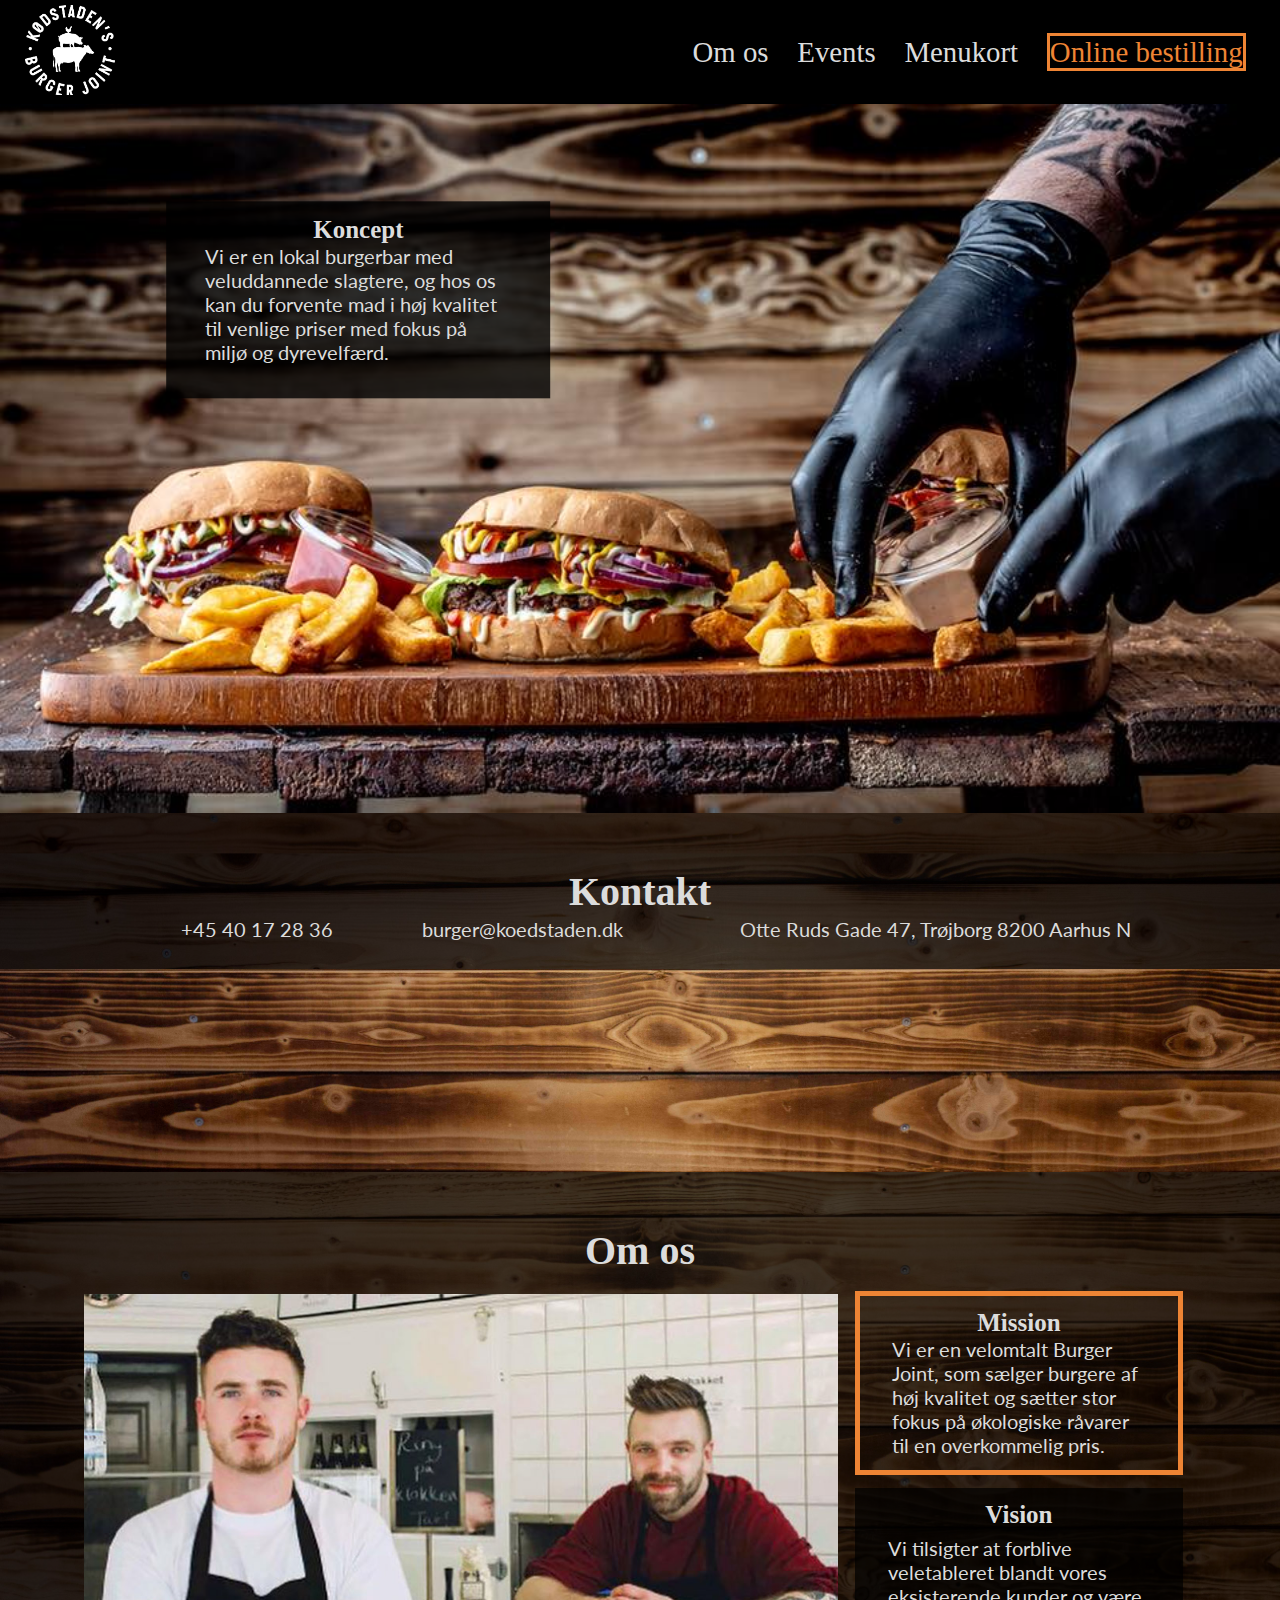
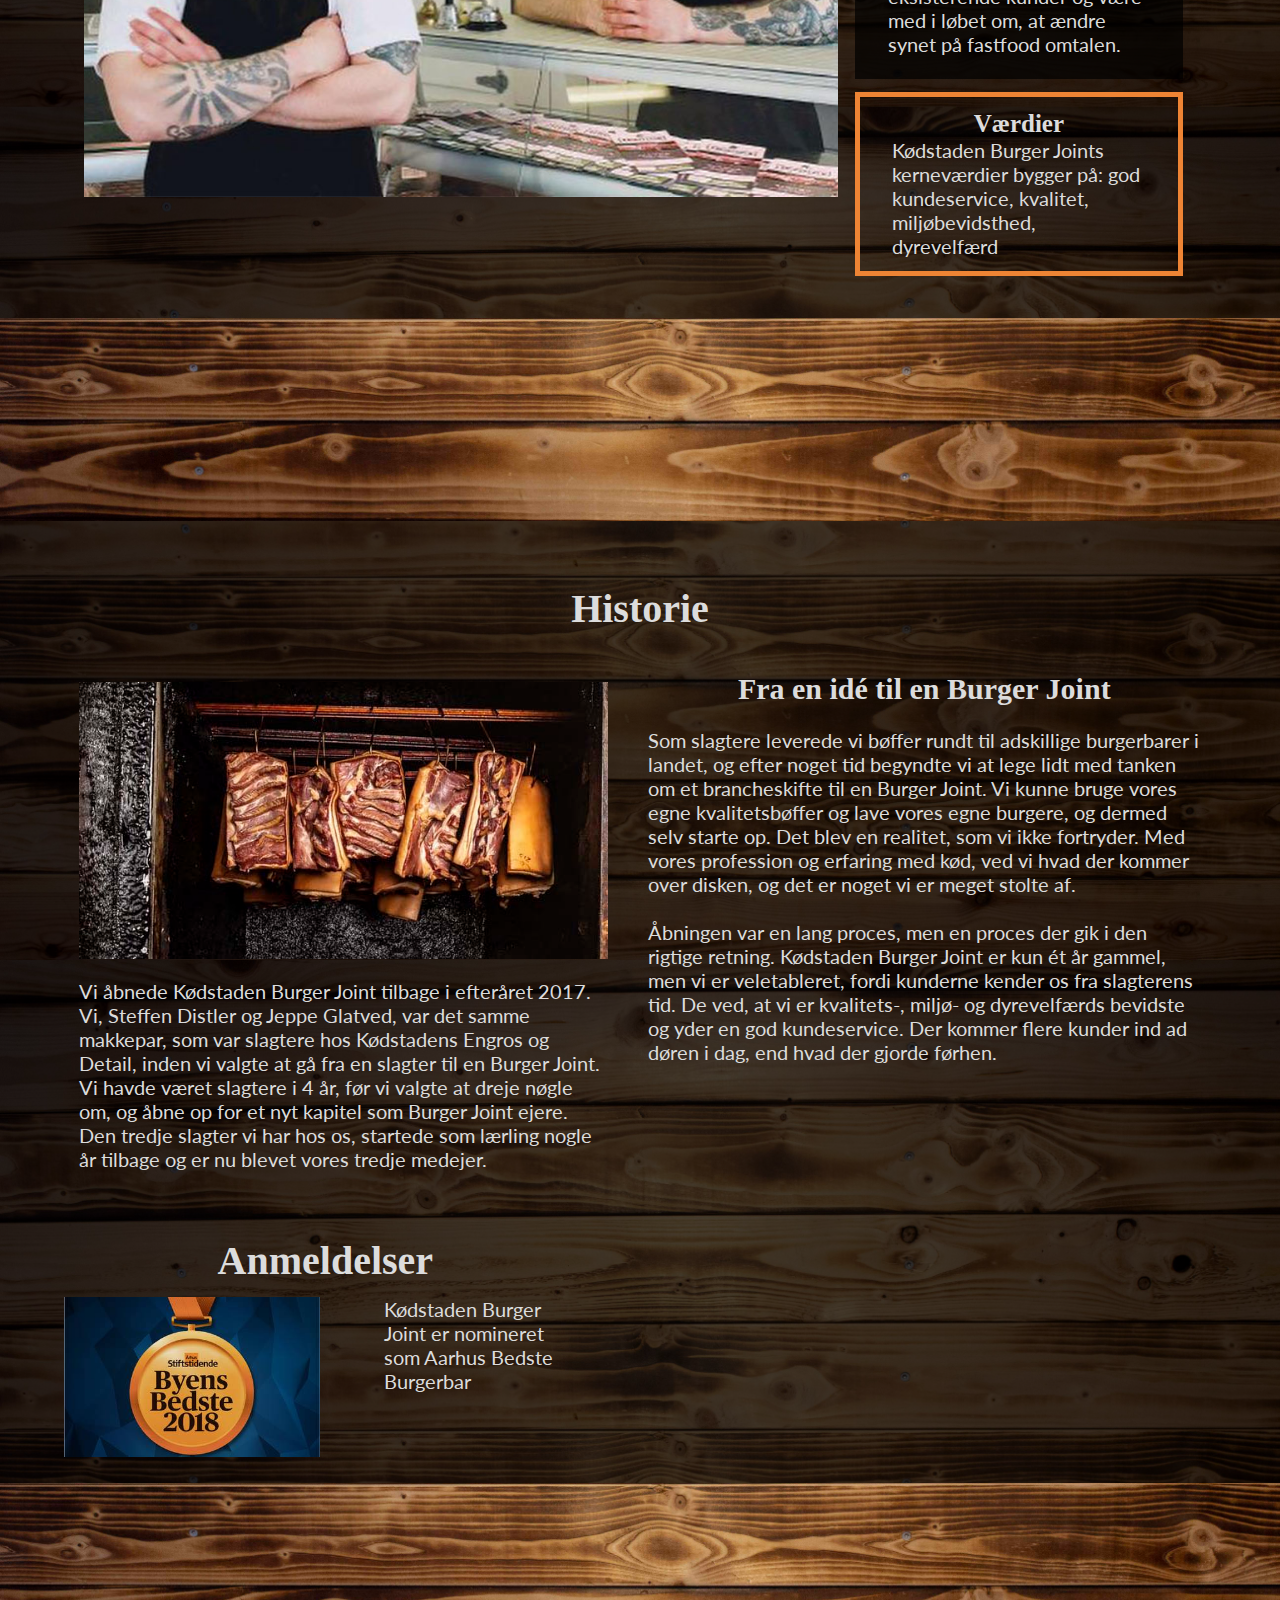
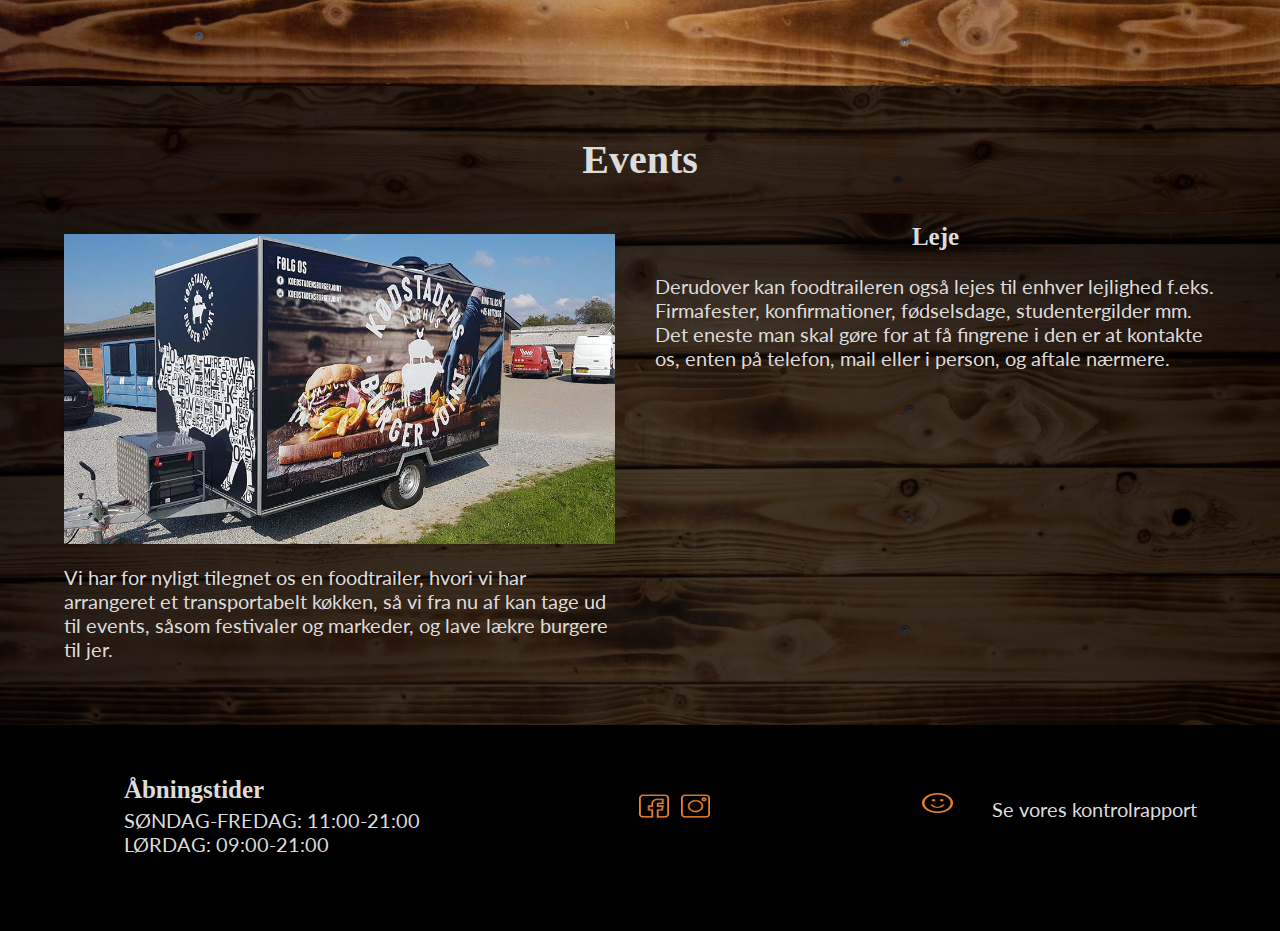
<file: index.html>
<!DOCTYPE html><html lang="da"><head><meta charset="UTF-8"><meta name="viewport" content="width=device-width, minimum-scale=1.0"><title>Koedstaden Burger Joint</title><meta name="description" content="Bestil Aarhus' bedste slagter burgere på online bestilling hos Kødstaden, Trøjborg. Fokus på god kvalitet, miljøet og dyrevelfærd."><link rel="stylesheet" href="css/style.css"><link href="https://fonts.googleapis.com/css?family=Lato:400,900|Permanent+Marker" rel="stylesheet"></head><body> <header> <section id="logo-burger"> <a id="logo" href="index.html"><img src="images/logo.png" alt="logo"></a> <label for="toggle">&#9776;</label> </section> <nav> <input type="checkbox" id="toggle" class="hidden"><ul id="main-nav"><li><a href="#Omos">Om&nbsp;os</a></li><li><a href="#Events">Events</a></li><li><a href="menu.html">Menukort</a></li><li><a href="bestilling.html"><span id="knap">Online&nbsp;bestilling</span></a></li></ul> </nav> </header> <main> <img src="images/forsidecover.jpg" alt="billede af 3 burgere" class="forsidecover"> <section id="koncept"><h2>Koncept</h2><p>Vi er en lokal burgerbar med veluddannede slagtere, og hos os kan du forvente mad i høj kvalitet til venlige priser med fokus på miljø og dyrevelfærd.</p> </section> <img id="planker1" src="images/2planker.jpg" alt="planker"> <section id="mobilkontakt"><h1>Kontakt</h1><div class="info"> <img src="images/telefon.png" alt="telefon ikon" class="ikoner"><p class="ikontekst">+45 40 17 28 36</p></div><div class="info"> <img src="images/mail.png" alt="mail ikon" class="ikoner"><p class="ikontekst">burger@koedstaden.dk</p></div><div class="info"> <img src="images/adresse.png" alt="adresse ikon" class="ikoner"><p class="ikontekst">Otte Ruds Gade 47, Trøjborg <br> 8200 Aarhus N</p></div> </section> <section id="kontakter"><h1>Kontakt</h1><table id="contacts"><tr><td>+45 40 17 28 36</td><td>burger@koedstaden.dk</td><td>Otte Ruds Gade 47, Trøjborg 8200 Aarhus N</td></tr></table> </section><img class="planker" src="images/2planker.jpg" alt="planker"><section><h1 id="Omos">Om os</h1> <section class="omoscontainer"> <img src="images/omso.jpg" alt="ejerne af Koedstaden" id="ejer"><div class="border" id="mis"><h2>Mission</h2><p>Vi er en velomtalt Burger Joint, som sælger burgere af høj kvalitet og sætter stor fokus på økologiske råvarer til en overkommelig pris.</p></div><div class="full" id="vis"><h2>Vision</h2><p>Vi tilsigter at forblive veletableret blandt vores eksisterende kunder og være med i løbet om, at ændre synet på fastfood omtalen.</p></div><div class="border" id="vaer"><h2>Værdier</h2><p>Kødstaden Burger Joints kerneværdier bygger på: god kundeservice, kvalitet, miljøbevidsthed, dyrevelfærd</p></div> </section> </section> <img class="planker" src="images/2planker.jpg" alt="planker"><section id="historie"><h1 id="over">Historie</h1> <section id="his1"> <img src="images/historie.jpg" alt="slagterkød" class="bodybilleder"><p class="paragraf">Vi åbnede Kødstaden Burger Joint tilbage i efteråret 2017. Vi, Steffen Distler og Jeppe Glatved, var det samme makkepar, som var slagtere hos Kødstadens Engros og Detail, inden vi valgte at gå fra en slagter til en Burger Joint. Vi havde været slagtere i 4 år, før vi valgte at dreje nøgle om, og åbne op for et nyt kapitel som Burger Joint ejere. Den tredje slagter vi har hos os, startede som lærling nogle år tilbage og er nu blevet vores tredje medejer.</p> </section><section id="his2"><h3>Fra en idé til en Burger Joint</h3><p class="paragraf">Som slagtere leverede vi bøffer rundt til adskillige burgerbarer i landet, og efter noget tid begyndte vi at lege lidt med tanken om et brancheskifte til en Burger Joint. Vi kunne bruge vores egne kvalitetsbøffer og lave vores egne burgere, og dermed selv starte op. Det blev en realitet, som vi ikke fortryder. Med vores profession og erfaring med kød, ved vi hvad der kommer over disken, og det er noget vi er meget stolte af. <br><br> Åbningen var en lang proces, men en proces der gik i den rigtige retning. Kødstaden Burger Joint er kun ét år gammel, men vi er veletableret, fordi kunderne kender os fra slagterens tid. De ved, at vi er kvalitets-, miljø- og dyrevelfærds bevidste og yder en god kundeservice. Der kommer flere kunder ind ad døren i dag, end hvad der gjorde førhen.</p> </section> </section><h1 id="an">Anmeldelser</h1><div id="byensbedste"> <img id="medalje" src="images/byensbedste.jpg" alt="byens bedste medalje"><p>Kødstaden Burger Joint er nomineret som Aarhus Bedste Burgerbar</p></div> <img class="planker" src="images/2planker.jpg" alt="planker"><section class="eventscontainer"><h1 id="Events">Events</h1> <section id="trailer"> <img src="images/foodtrailer.jpg" alt="foodtrailer" class="bodybilleder"><p class="paragraf">Vi har for nyligt tilegnet os en foodtrailer, hvori vi har arrangeret et transportabelt køkken, så vi fra nu af kan tage ud til events, såsom festivaler og markeder, og lave lækre burgere til jer.</p></section> <section id="leje"><h3>Leje</h3><p>Derudover kan foodtraileren også lejes til enhver lejlighed f.eks. Firmafester, konfirmationer, fødselsdage, studentergilder mm. Det eneste man skal gøre for at få fingrene i den er at kontakte os, enten på telefon, mail eller i person, og aftale nærmere.</p> </section> </section> </main><footer> <section id="aabningstider"><h3>Åbningstider</h3><p>SØNDAG-FREDAG: 11:00-21:00 <br>LØRDAG: 09:00-21:00</p></section><div class="info" id="kontrol"><img class="ikoner" src="images/kontrolrapport.png" alt="kontrolrapport smiley" id="smil"><p class="ikontekst">Se vores kontrolrapport</p></div><div id="some"> <img class="ikoner" src="images/facebook.png" alt="facebook logo"> &nbsp;&nbsp;&nbsp; <img class="ikoner" src="images/instagram.png" alt="instagram logo"></div> </footer></body></html>
</file>
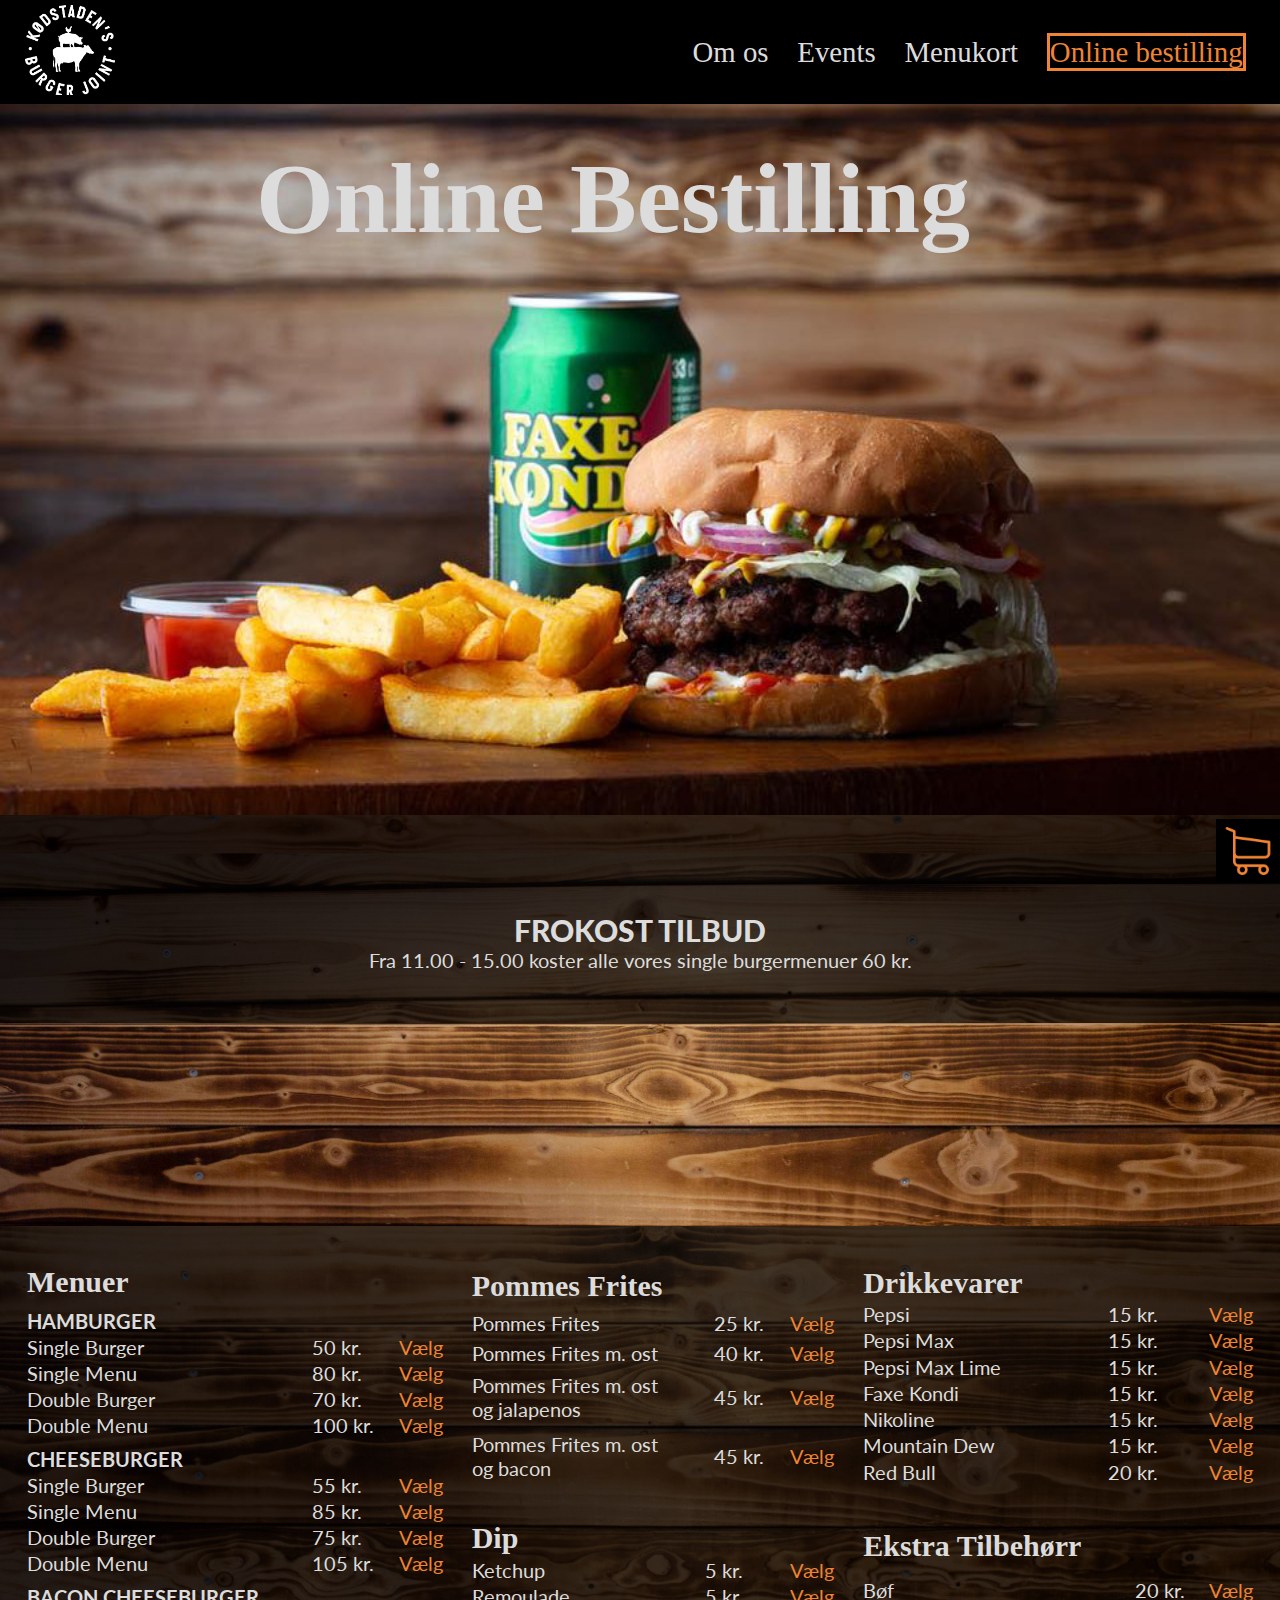
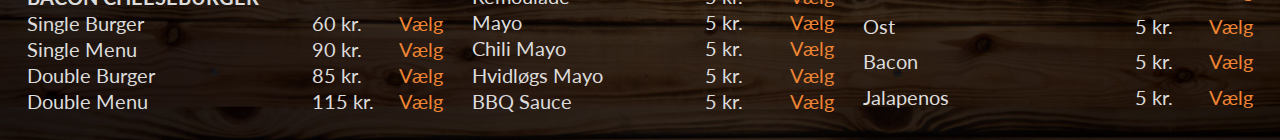
<file: bestilling.html>
<!DOCTYPE html><html lang="da"><head><meta charset="UTF-8"><meta name="viewport" content="width=device-width, minimum-scale=1.0"><title>Koedstaden Burger Joint</title><meta name="description" content="Bestil en menu med pomfritter, sodavand og hjemmelavet dip eller bestil en single burger på vores online bestilling."><link rel="stylesheet" href="css/style.css"><link href="https://fonts.googleapis.com/css?family=Lato:400,900|Permanent+Marker" rel="stylesheet"></head><body> <header> <section id="logo-burger"> <a id="logo" href="index.html"><img src="images/logo.png" alt="logo"></a> <label for="toggle">&#9776;</label> </section> <nav> <input type="checkbox" id="toggle" class="hidden"><ul id="main-nav"><li><a href="index.html#Omos">Om&nbsp;os</a></li><li><a href="index.html#Events">Events</a></li><li><a href="menu.html">Menukort</a></li><li><a href="bestilling.html"><span id="knap">Online&nbsp;bestilling</span></a></li></ul> </nav> </header><main> <img src="images/bestillingcover.jpg" alt="menubillede" class="forsidecover"><h1 id="bestillingtitel">Online Bestilling</h1><img src="images/kurv.png" alt="indkøbskurv ikon" id="kurv"><p id="frokost"><span id="frokosttilbud">FROKOST TILBUD</span><br> Fra 11.00 - 15.00 koster alle vores single burgermenuer 60 kr.</p> <img src="images/2planker.jpg" alt="planker"> <section class="tabelcontainer"><table id="menus"><tr><th class="overskrifter">Menuer</th></tr><tr><th>HAMBURGER</th></tr><tr><td>Single Burger</td><td>50 kr.</td><td class="vaelg">Vælg</td></tr><tr><td>Single Menu</td><td>80 kr.</td><td class="vaelg">Vælg</td></tr><tr><td>Double Burger</td><td>70 kr.</td><td class="vaelg">Vælg</td></tr><tr><td>Double Menu</td><td>100 kr.</td><td class="vaelg">Vælg</td></tr><tr><th>CHEESEBURGER</th></tr><tr><td>Single Burger</td><td>55 kr.</td><td class="vaelg">Vælg</td></tr><tr><td>Single Menu</td><td>85 kr.</td><td class="vaelg">Vælg</td></tr><tr><td>Double Burger</td><td>75 kr.</td><td class="vaelg">Vælg</td></tr><tr><td>Double Menu</td><td>105 kr.</td><td class="vaelg">Vælg</td></tr><tr><th>BACON CHEESEBURGER</th></tr><tr><td>Single Burger</td><td>60 kr.</td><td class="vaelg">Vælg</td></tr><tr><td>Single Menu</td><td>90 kr.</td><td class="vaelg">Vælg</td></tr><tr><td>Double Burger</td><td>85 kr.</td><td class="vaelg">Vælg</td></tr><tr><td>Double Menu</td><td>115 kr.</td><td class="vaelg">Vælg</td></tr></table><table id="pommes"><tr><th class="overskrifter">Pommes Frites</th></tr><tr><td>Pommes Frites</td><td>25 kr.</td><td class="vaelg">Vælg</td></tr><tr><td>Pommes Frites m. ost</td><td>40 kr.</td><td class="vaelg">Vælg</td></tr><tr><td>Pommes Frites m. ost <br> og jalapenos</td><td>45 kr.</td><td class="vaelg">Vælg</td></tr><tr><td>Pommes Frites m. ost <br> og bacon</td><td>45 kr.</td><td class="vaelg">Vælg</td></tr></table><table id="dip"><tr><th class="overskrifter">Dip</th></tr><tr><td>Ketchup</td><td>5 kr.</td><td class="vaelg">Vælg</td></tr><tr><td>Remoulade</td><td>5 kr.</td><td class="vaelg">Vælg</td></tr><tr><td>Mayo</td><td>5 kr.</td><td class="vaelg">Vælg</td></tr><tr><td>Chili Mayo</td><td>5 kr.</td><td class="vaelg">Vælg</td></tr><tr><td>Hvidløgs Mayo</td><td>5 kr.</td><td class="vaelg">Vælg</td></tr><tr><td>BBQ Sauce</td><td>5 kr.</td><td class="vaelg">Vælg</td></tr></table><table id="drikkevarer"><tr><th class="overskrifter">Drikkevarer</th></tr><tr><td>Pepsi</td><td>15 kr.</td><td class="vaelg">Vælg</td></tr><tr><td>Pepsi Max</td><td>15 kr.</td><td class="vaelg">Vælg</td></tr><tr><td>Pepsi Max Lime</td><td>15 kr.</td><td class="vaelg">Vælg</td></tr><tr><td>Faxe Kondi</td><td>15 kr.</td><td class="vaelg">Vælg</td></tr><tr><td>Nikoline</td><td>15 kr.</td><td class="vaelg">Vælg</td></tr><tr><td>Mountain Dew</td><td>15 kr.</td><td class="vaelg">Vælg</td></tr><tr><td>Red Bull</td><td>20 kr.</td><td class="vaelg">Vælg</td></tr></table><table class="ekstra"><tr><th class="overskrifter">Ekstra Tilbehørr</th></tr><tr><td>Bøf</td><td>20 kr.</td><td class="vaelg">Vælg</td></tr><tr><td>Ost</td><td>5 kr.</td><td class="vaelg">Vælg</td></tr><tr><td>Bacon</td><td>5 kr.</td><td class="vaelg">Vælg</td></tr><tr><td>Jalapenos</td><td>5 kr.</td><td class="vaelg">Vælg</td></tr></table> </section> </main></body></html>
</file>
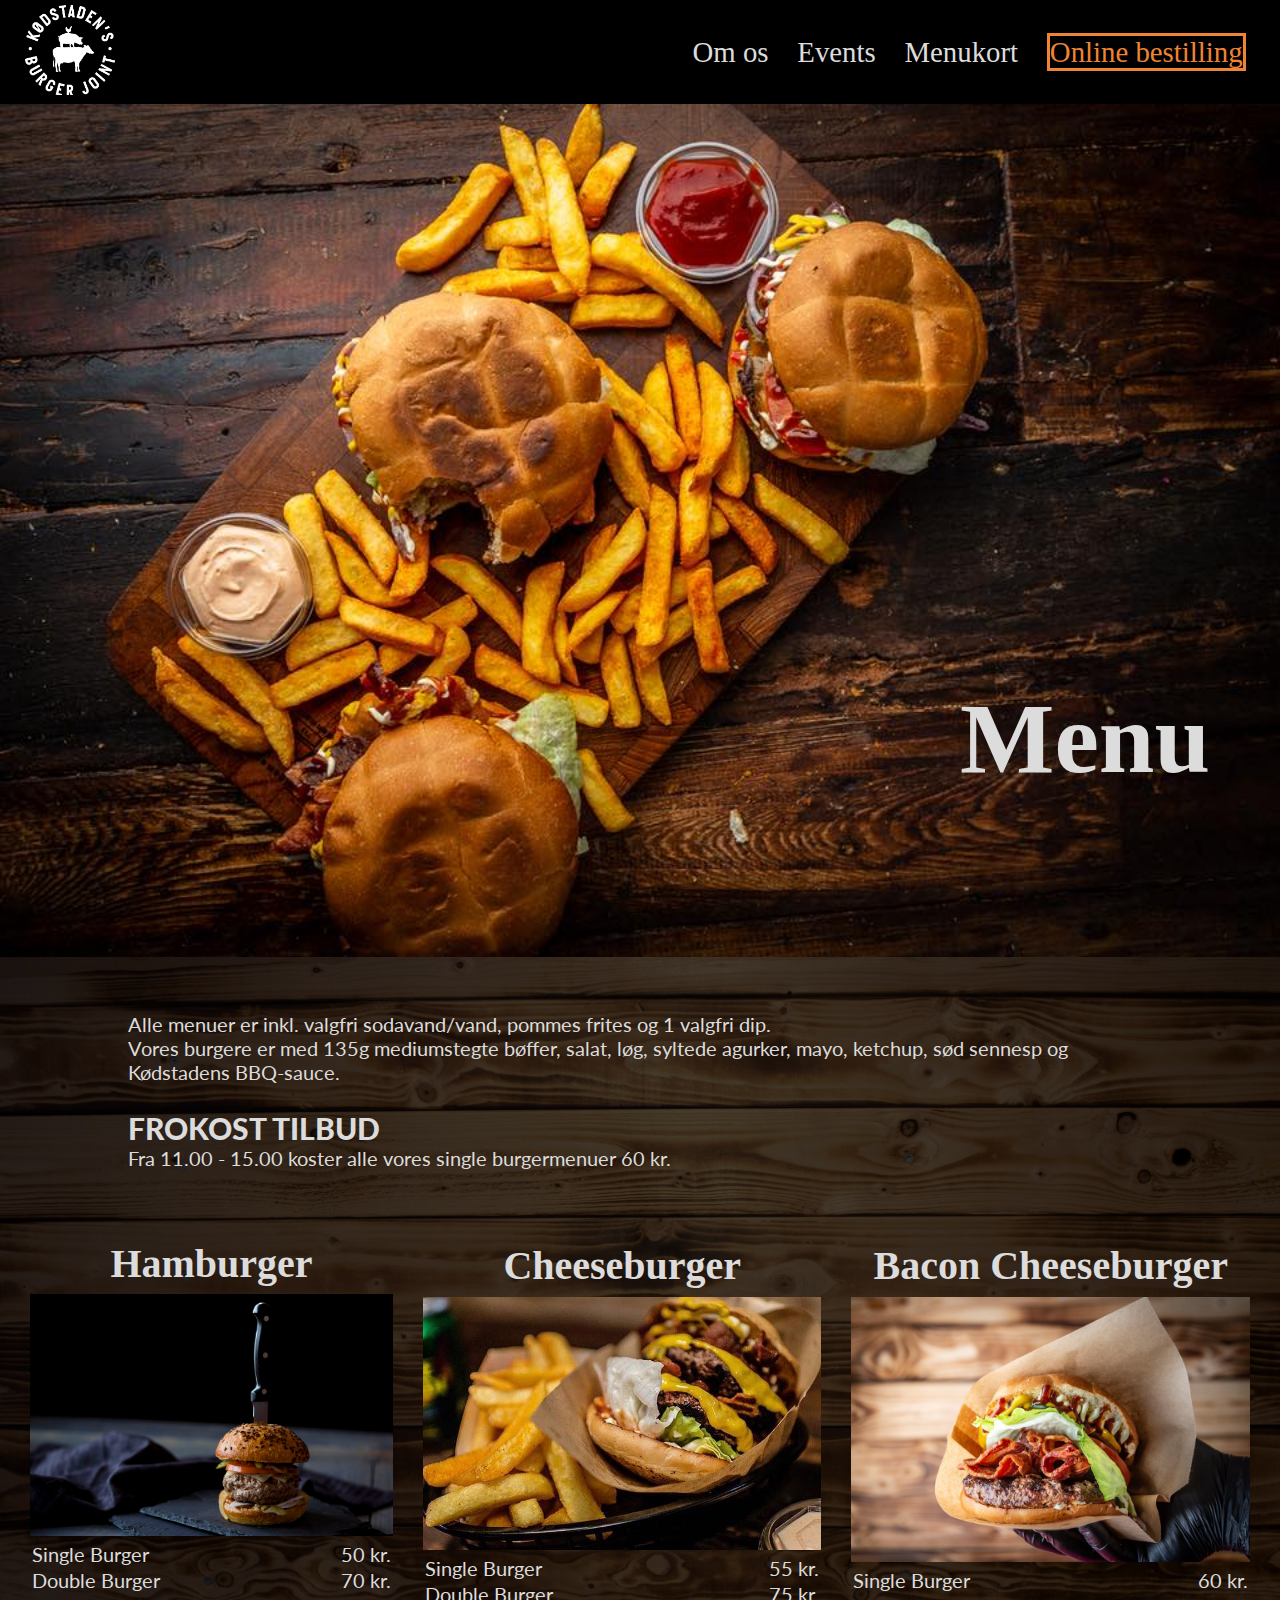
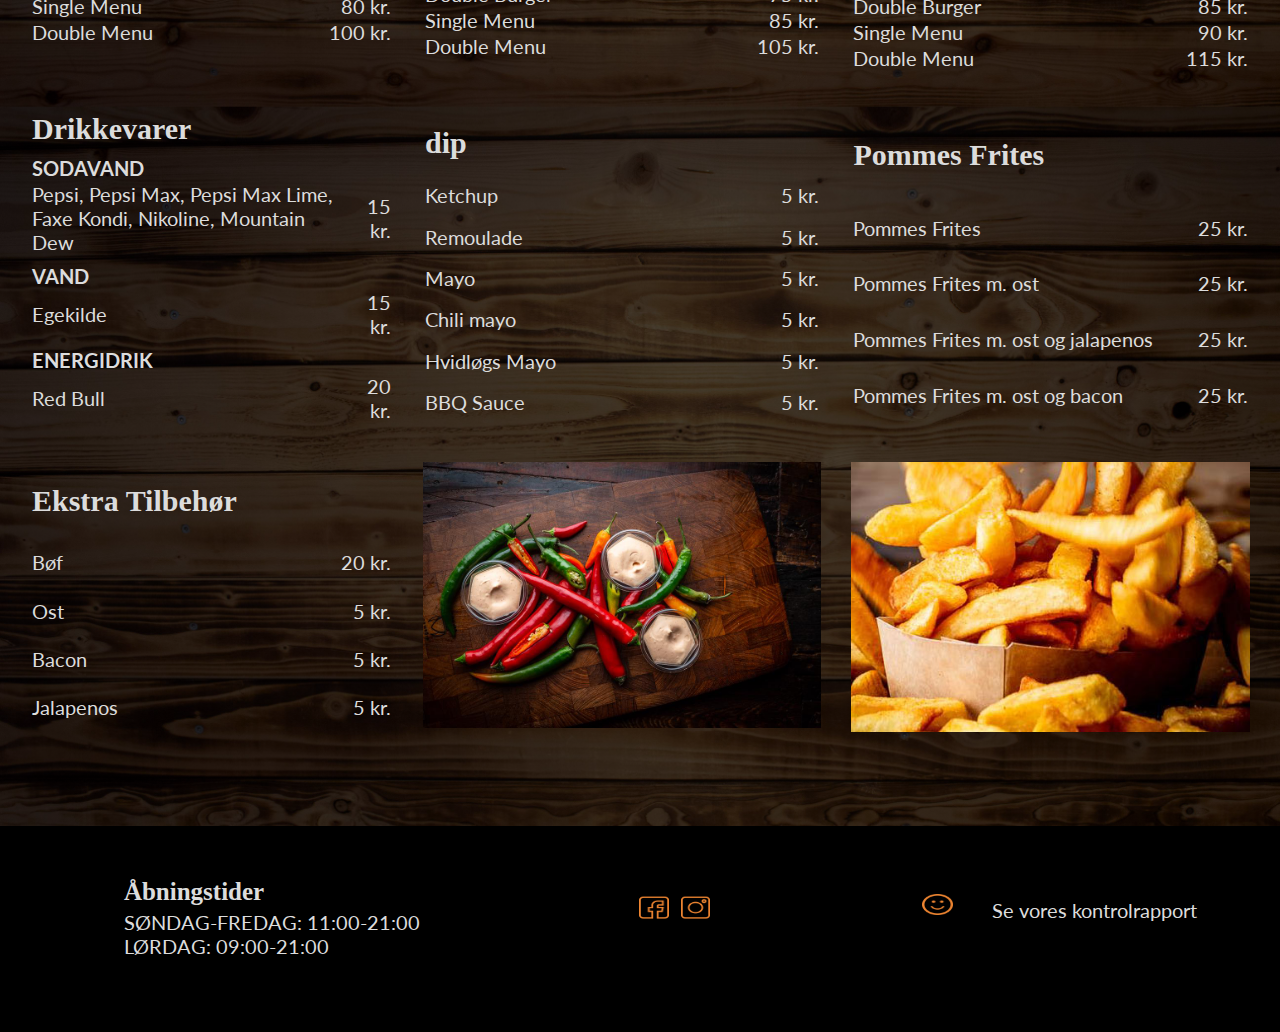
<file: menu.html>
<!DOCTYPE html><html lang="da"><head><meta charset="UTF-8"><meta name="viewport" content="width=device-width, minimum-scale=1.0"><title>Koedstaden Burger Joint</title><meta name="description" content="Se vores kvalitetsbevidste udvalg af burgere med pomfritter, sodavand og hjemmelavet dip i menuen"><link rel="stylesheet" href="css/style.css"><link href="https://fonts.googleapis.com/css?family=Lato:400,900|Permanent+Marker" rel="stylesheet"></head><body> <header> <section id="logo-burger"> <a id="logo" href="index.html"><img src="images/logo.png" alt="logo"></a> <label for="toggle">&#9776;</label> </section> <nav> <input type="checkbox" id="toggle" class="hidden"><ul id="main-nav"><li><a href="index.html#Omos">Om&nbsp;os</a></li><li><a href="index.html#Events">Events</a></li><li><a href="menu.html">Menukort</a></li><li><a href="bestilling.html"><span id="knap">Online&nbsp;bestilling</span></a></li></ul> </nav> </header><main> <img src="images/menucover.jpg" alt="billede af 3 burgere" class="forsidecover"><h1 id="menutitel">Menu</h1><p id="p">Alle menuer er inkl. valgfri sodavand/vand, pommes frites og 1 valgfri dip. <br> Vores burgere er med 135g mediumstegte bøffer, salat, løg, syltede agurker, mayo, ketchup, sød sennesp og Kødstadens BBQ-sauce.</p><p><span id="frokosttilbud">FROKOST TILBUD</span><br> Fra 11.00 - 15.00 koster alle vores single burgermenuer 60 kr.</p><section class="burgercontainer"> <section id="ham"><h1>Hamburger</h1> <img src="images/hamburger.jpg" alt="hamburger"><table><tr><td>Single Burger</td><td class="pris">50 kr.</td></tr><tr><td>Double Burger</td><td class="pris">70 kr.</td></tr><tr><td>Single Menu</td><td class="pris">80 kr.</td></tr><tr><td>Double Menu</td><td class="pris">100 kr.</td></tr></table> </section> <section id="cheese"><h1>Cheeseburger</h1> <img src="images/cheeseburger.jpg" alt="cheeseburger"><table><tr><td>Single Burger</td><td class="pris">55 kr.</td></tr><tr><td>Double Burger</td><td class="pris">75 kr.</td></tr><tr><td>Single Menu</td><td class="pris">85 kr.</td></tr><tr><td>Double Menu</td><td class="pris">105 kr.</td></tr></table> </section> <section id="bache"><h1>Bacon Cheeseburger</h1> <img src="images/baconcheeseburger.jpg" alt="Bacon Cheeseburger"><table><tr><td>Single Burger</td><td class="pris">60 kr.</td></tr><tr><td>Double Burger</td><td class="pris">85 kr.</td></tr><tr><td>Single Menu</td><td class="pris">90 kr.</td></tr><tr><td>Double Menu</td><td class="pris">115 kr.</td></tr></table> </section><table id="t4"><tr><th class="overskrifter">Pommes Frites</th></tr><tr><td>Pommes Frites</td><td class="pris">25 kr.</td></tr><tr><td>Pommes Frites m. ost</td><td class="pris">25 kr.</td></tr><tr><td>Pommes Frites m. ost og jalapenos</td><td class="pris">25 kr.</td></tr><tr><td>Pommes Frites m. ost og bacon</td><td class="pris">25 kr.</td></tr></table><table id="t5"><tr><th class="overskrifter">dip</th></tr><tr><td>Ketchup</td><td class="pris">5 kr.</td></tr><tr><td>Remoulade</td><td class="pris">5 kr.</td></tr><tr><td>Mayo</td><td class="pris">5 kr.</td></tr><tr><td>Chili mayo</td><td class="pris">5 kr.</td></tr><tr><td>Hvidløgs Mayo</td><td class="pris">5 kr.</td></tr><tr><td>BBQ Sauce</td><td class="pris">5 kr.</td></tr></table><table id="t6"><tr><th class="overskrifter">Drikkevarer</th></tr><tr><th>SODAVAND</th></tr><tr><td>Pepsi, Pepsi Max, Pepsi Max Lime, <br> Faxe Kondi, Nikoline, Mountain Dew</td><td class="pris">15 kr.</td></tr><tr><th>VAND</th></tr><tr><td>Egekilde</td><td class="pris">15 kr.</td></tr><tr><th>ENERGIDRIK</th></tr><tr><td>Red Bull</td><td class="pris">20 kr.</td></tr></table><table id="t7"><tr><th class="overskrifter">Ekstra Tilbehør</th></tr><tr><td>Bøf</td><td class="pris">20 kr.</td></tr><tr><td>Ost</td><td class="pris">5 kr.</td></tr><tr><td>Bacon</td><td class="pris">5 kr.</td></tr><tr><td>Jalapenos</td><td class="pris">5 kr.</td></tr></table> <img src="images/dip.jpg" alt="dip" id="dips"> <img src="images/pomfritter.jpg" alt="pomfritter" id="pom"> </section> </main><footer> <section id="aabningstider"><h3>Åbningstider</h3><p>SØNDAG-FREDAG: 11:00-21:00 <br>LØRDAG: 09:00-21:00</p></section><div class="info" id="kontrol"><img class="ikoner" src="images/kontrolrapport.png" alt="kontrolrapport smiley" id="smil"><p class="ikontekst">Se vores kontrolrapport</p></div><div id="some"> <img class="ikoner" src="images/facebook.png" alt="facebook logo"> &nbsp;&nbsp;&nbsp; <img class="ikoner" src="images/instagram.png" alt="instagram logo"></div> </footer></body></html>
</file>
<file: css/style.css>
*{box-sizing:border-box;margin:0;padding:0}header{background:#000;width:100%;padding:0 20px;position:-webkit-sticky;position:sticky;top:0;z-index:1}#logo-burger{display:flex;align-items:center;margin-left: .5em}#logo img{width:55px;margin:5px}#logo, #main-nav a{color:#dcdcdc;text-decoration:none}#main-nav{display:flex;margin-right: .5em;list-style:none}#main-nav a{display:block;margin-left:4em;font-size:1.4em;line-height:1.4em;font-family:'Permanent Marker',cursive;color:#dcdcdc}#main-nav a:hover{color:#EE8434}.active{color:#EE8434}.hidden{display:none}h2{font-family:'Permanent Marker',cursive;font-size:25px;color:#dcdcdc;text-align:center;padding-top:4%}p{font-family:'Lato',sans-serif;font-size:16px;color:#dcdcdc;padding:0% 10% 5% 10%}h1{font-family:'Permanent Marker',cursive;font-size:30px;color:#dcdcdc;text-align:center;padding-top:4%}h3{font-family:'Permanent Marker',cursive;font-size:20px;color:#dcdcdc;text-align:center;padding-bottom:1%}body{background:linear-gradient(rgba(0, 0, 0, 0.7), rgba(0, 0, 0, 0.7)), url(../images/planker.jpg);background-size:100%}body img{width:100%;margin-top:2%}.forsidecover{margin-top:0}#kurv{position:-webkit-sticky;position:sticky;top:30%;z-index:1;left:95%;cursor:pointer;background-color:#000;padding:5px;height:20%;width:10%;margin:0%}.ikoner{width:35px;height:35px}.info{display:flex;margin:2% 0% 0% 15%}.border{border:5px solid #EE8434;margin:10%}.full{background-color:rgba(0, 0, 0, 0.7);margin:10%}.full p{padding:2% 10% 7% 10%}.paragraf{padding-top:4%}#medalje{width:40%;height:40%;margin-left:10%}#byensbedste{display:flex}#byensbedste p{margin-top:2%}footer{background-color:#000;padding:4% 0% 4% 0%;margin-top:5%}.ikontekst{margin-top:3%}#some{display:flex;justify-content:center}#menutitel{font-size:40px;position:absolute;top:30%;left:65%}#p{padding-top:4%}#frokosttilbud{font-weight:900;font-size:18px}#burgere{font-weight:900;font-size:18px}.priser{padding-left:22%;background-color:rgba(0,0,0,0.7)}.tilbehor{padding-left:22%}.bestilling{padding-left:3%}#bestillingtitel{font-size:40px;position:absolute;top:6%;left:6%}table{margin:0 auto;width:80%}.overskrifter{font-family:'Permanent Marker',cursive;font-size:25px;color:#dcdcdc;min-width:150px}th{font-family:'Lato',sans-serif;color:#dcdcdc;font-size:16px;text-align:left;padding-top:8px}td{font-family:'Lato',sans-serif;font-size:16px;color:#dcdcdc}.vaelg{color:#ee8434;cursor:pointer;text-align:right}.pris{text-align:right}@media all and (max-width: 750px){#kontakter{display:none}header{display:block}#logo-burger{justify-content:space-between;align-items:center}#logo-burger label{display:block;font-size:2em;cursor:pointer;color:#dcdcdc}#toggle:checked+#main-nav{display:block}#main-nav{display:none}#main-nav li{text-align:center;border-top:1px solid rgba(255, 255, 255, 0.3);border-bottom:1px solid rgba(0, 0, 0, 0.1)}#main-nav a{margin:0;font-size:1.4em}#main-nav li:last-of-type{border-bottom:none}}@media all and (min-width: 750px){#mobilkontakt{display:none}#kontakter table{margin-left:6%}#logo-burger{margin:0}#logo img{margin-top: .3em;width:70px}#main-nav{justify-content:space-between;width:100%;margin:0}#main-nav a{margin:0 0.5em;font-size:1.6em}header{flex-direction:row;align-items:center;display:flex;justify-content:space-between}p{font-size:17px}h1{font-size:30px}h2{font-size:25px}h3{font-size:25px}#kurv{padding:8px;height:15%;width:8%;margin:0%}.hidden{display:none}label{display:none}#koncept{background-color:rgba(0, 0, 0, 0.8);width:40%;transform:translate(30%, 20%);position:absolute;top:150px;left:-15px}#koncept p{font-size:15px}#planker1{display:none}.ikoner{width:40px;height:40px}.border,.full{width:35%;margin:3%}.bodybilleder{width:84%;margin-left:8%}img#ejer{grid-area:ejer}div#mis{grid-area:mis}div#vis{grid-area:vis}div#vaer{grid-area:vaer}section#his1{grid-area:his1}section#his2{grid-area:his2}h1#over{grid-area:over}h1#Events{grid-area:events}section#trailer{grid-area:trailer}section#leje{grid-area:leje}.omoscontainer{display:grid;grid-template-areas:'ejer mis' 'vaer vis';grid-gap:20px;padding:20px 30px 20px 20px}#ejer{margin:3%}.border{width:100%}.full{width:100%}#historie{display:grid;grid-template-areas:'over over' 'his1 his2';padding:15px}#his2 h3{font-size:20px}.eventscontainer{display:grid;grid-template-areas:'events events' 'trailer leje'}#bestillingtitel{font-size:60px;top:13%;Left:15%}#frokost{text-align:center}#frokosttilbud{font-size:30px}table#menus{grid-area:menus}table#pommes{grid-area:pommes}table#dip{grid-area:dip}table#drikkevarer{grid-area:drik}table#ekstra{grid-area:ekstra}.tabelcontainer{display:grid;grid-template-areas:'menus dip' 'menus drik' 'pommes ekstra';grid-gap:25px;padding:25px}#menutitel{font-size:60px;top:60%;left:65%}section#ham{grid-area:ham}section#cheese{grid-area:cheese}section#bache{grid-area:bache}table#t4{grid-area:t4}table#t5{grid-area:t5}table#t6{grid-area:t6}table#t7{grid-area:t7}section#dips{grid-area:dips}section#pom{grid-area:pom}.burgercontainer{display:grid;grid-template-areas:'ham cheese' 'bache t6' 'bache t4' 't5 t7';grid-gap:20px;padding:20px}.overskrifter{font-size:25px}table{width:100%}#frokosttilbud{font-size:20px}section#aabningstider{grid-area:aat}div#kontrol{grid-area:kr}div#some{grid-area:some}footer{display:grid;grid-template-areas:'aat . kr ' 'aat some .'}#aabningstider h3{text-align:left;padding-left:10%}#smil{width:15%;height:50%}}@media all and (min-width: 1024px){header{flex-direction:row;align-items:center;display:flex;justify-content:space-between}#kurv{padding:8px;height:10%;width:5%}#knap{border:3px solid #ee8434;color:#ee8434}#menutitel{font-size:100px;top:70%;left:75%}#main-nav a{font-size:1.8em}#logo img{width:90px}.burgercontainer{display:grid;grid-template-areas:'ham cheese bache' 't6 t5 t4' 't7 dips pom';grid-gap:30px;padding:30px}#bestillingtitel{font-size:100px;top:10%;left:20%}p{font-size:20px;padding:0% 10% 2% 10%}h1{font-size:40px}h2{font-size:25px}h3{font-size:25px}#koncept p{font-size:20px}#koncept{padding-bottom:2%;width:30%;left:4%;top:18%}#mobilkontakt{display:none}#contacts{padding-left:8%}.omoscontainer{display:grid;grid-template-areas:'ejer ejer ejer ejer mis' 'ejer ejer ejer ejer vis' 'ejer ejer ejer ejer vaer';width:90%;margin:0 auto}.border{padding-bottom:2%;margin:-1%}.full{margin:-1%}#ejer{margin:0 auto}#historie,.eventscontainer{grid-gap:40px}#historie p, .eventscontainer p{padding:3% 0% 0% 0%}#historie img, .eventscontainer img{width:100%;margin-left:0%}#historie,.eventscontainer{width:90%;margin:0 auto}#his2 h3{font-size:30px}#byensbedste{width:50%}#an{text-align:left;margin-left:17%}#frokosttilbud{font-size:30px}#frokost{padding-top:2%}.tabelcontainer{display:grid;grid-template-areas:'menus pommes drik' 'menus dip ekstra'}.overskrifter{font-size:30px}th{font-size:20px}td{font-size:20px}#burgere{font-weight:900;font-size:20px}#footerflex{display:flex;width:100%;margin-left:10%}footer p{padding:0% 10% 0% 10%}.ikoner{width:60px;height:60px;cursor:pointer}#some{transform:translate(0%,-100%)}section#aabningstider{grid-area:aat}div#kontrol{grid-area:kr}div#some{grid-area:some}footer{display:grid;grid-template-areas:'aat . kr ' 'aat some .'}#aabningstider{text-align:left;padding-left:15%}#smil{width:8%;height:42%;margin-left:8%}footer .ikoner{width:10%;height:50%}}
</file>
